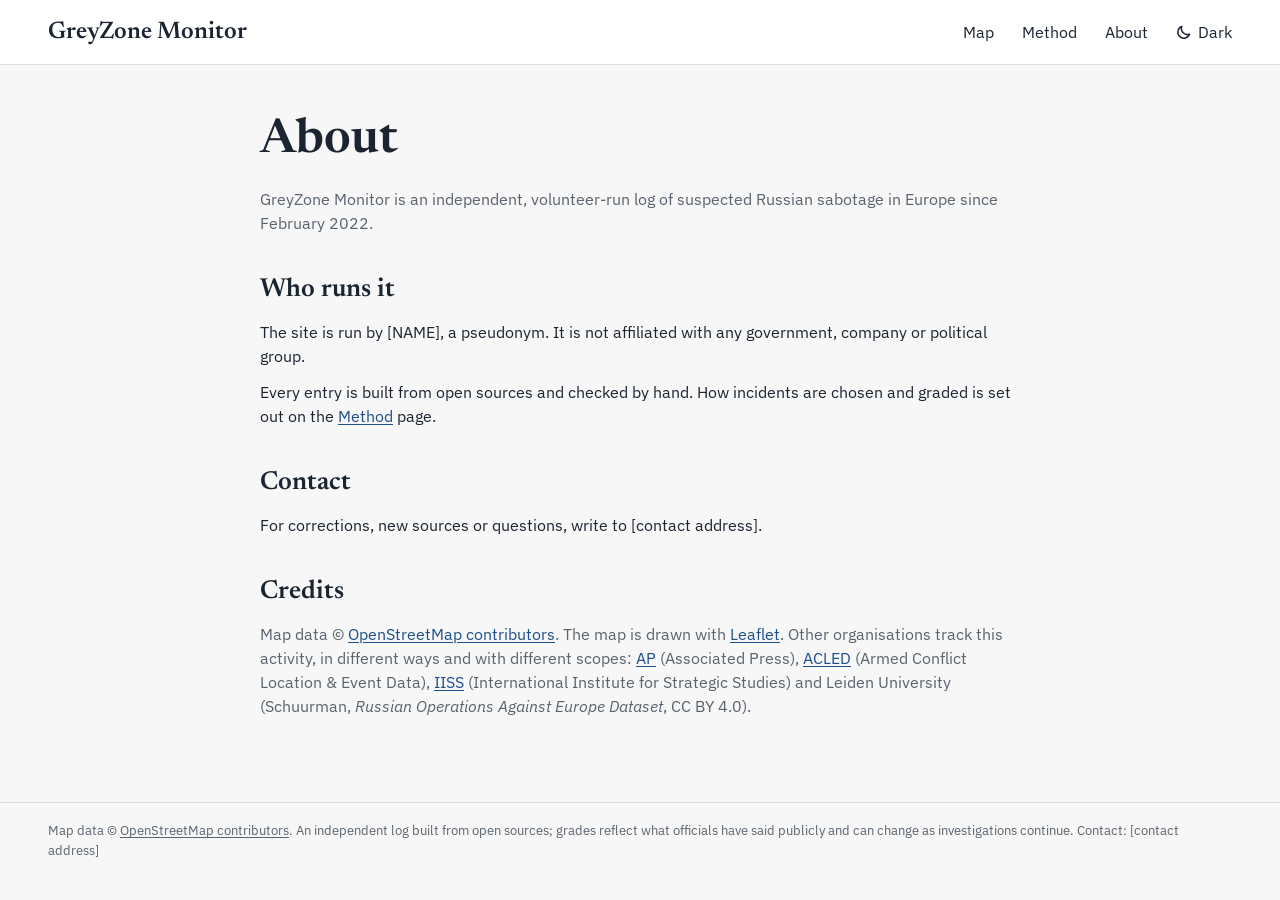
<file: about.html>
<!doctype html>
<html lang="en">
<head>
  <meta charset="utf-8">
  <meta name="viewport" content="width=device-width, initial-scale=1">
  <title>About · GreyZone Monitor</title>
  <meta name="description" content="GreyZone Monitor is an independent, volunteer-run log of suspected Russian sabotage in Europe.">
  <meta name="color-scheme" content="light dark">
  <script src="js/theme.js"></script>
  <link rel="preconnect" href="https://fonts.googleapis.com">
  <link rel="preconnect" href="https://fonts.gstatic.com" crossorigin>
  <link rel="stylesheet" href="https://fonts.googleapis.com/css2?family=IBM+Plex+Sans:wght@400;500;600&family=Newsreader:wght@500;600&display=swap">
  <link rel="stylesheet" href="css/style.css">
</head>
<body>
  <a class="skip-link" href="#main">Skip to content</a>

  <header class="site-header">
    <div class="wrap header-inner">
      <a class="wordmark" href="./">GreyZone Monitor</a>
      <button class="menu-button" type="button" aria-expanded="false" aria-controls="site-nav" aria-label="Menu"><svg viewBox="0 0 20 20" aria-hidden="true" focusable="false"><path d="M3 5.5h14M3 10h14M3 14.5h14" stroke="currentColor" stroke-width="1.8" stroke-linecap="round"/></svg></button>
      <nav id="site-nav" class="site-nav" aria-label="Main">
        <a href="./">Map</a>
        <a href="method.html">Method</a>
        <a href="about.html" aria-current="page">About</a>
      </nav>
      <button class="theme-toggle" type="button">Theme</button>
    </div>
  </header>

  <main id="main" class="wrap page">
    <article class="prose">
      <h1>About</h1>
      <p class="lede">GreyZone Monitor is an independent, volunteer-run log of suspected Russian sabotage in Europe since February 2022.</p>

      <h2>Who runs it</h2>
      <p>The site is run by [NAME], a pseudonym. It is not affiliated with any government, company or political group.</p>
      <p>Every entry is built from open sources and checked by hand. How incidents are chosen and graded is set out on the <a href="method.html">Method</a> page.</p>

      <h2>Contact</h2>
      <p>For corrections, new sources or questions, write to [contact address].</p>

      <h2>Credits</h2>
      <p class="muted">Map data © <a href="https://www.openstreetmap.org/copyright">OpenStreetMap contributors</a>. The map is drawn with <a href="https://leafletjs.com">Leaflet</a>. Other organisations track this activity, in different ways and with different scopes: <a href="https://apnews.com">AP</a> (Associated Press), <a href="https://acleddata.com">ACLED</a> (Armed Conflict Location &amp; Event Data), <a href="https://www.iiss.org">IISS</a> (International Institute for Strategic Studies) and Leiden University (Schuurman, <cite>Russian Operations Against Europe Dataset</cite>, CC BY 4.0).</p>
    </article>
  </main>

  <footer class="site-footer">
    <p class="wrap footer-inner">Map data © <a href="https://www.openstreetmap.org/copyright">OpenStreetMap contributors</a>. An independent log built from open sources; grades reflect what officials have said publicly and can change as investigations continue. Contact: [contact address]</p>
  </footer>

  <script src="js/menu.js"></script>
</body>
</html>
</file>
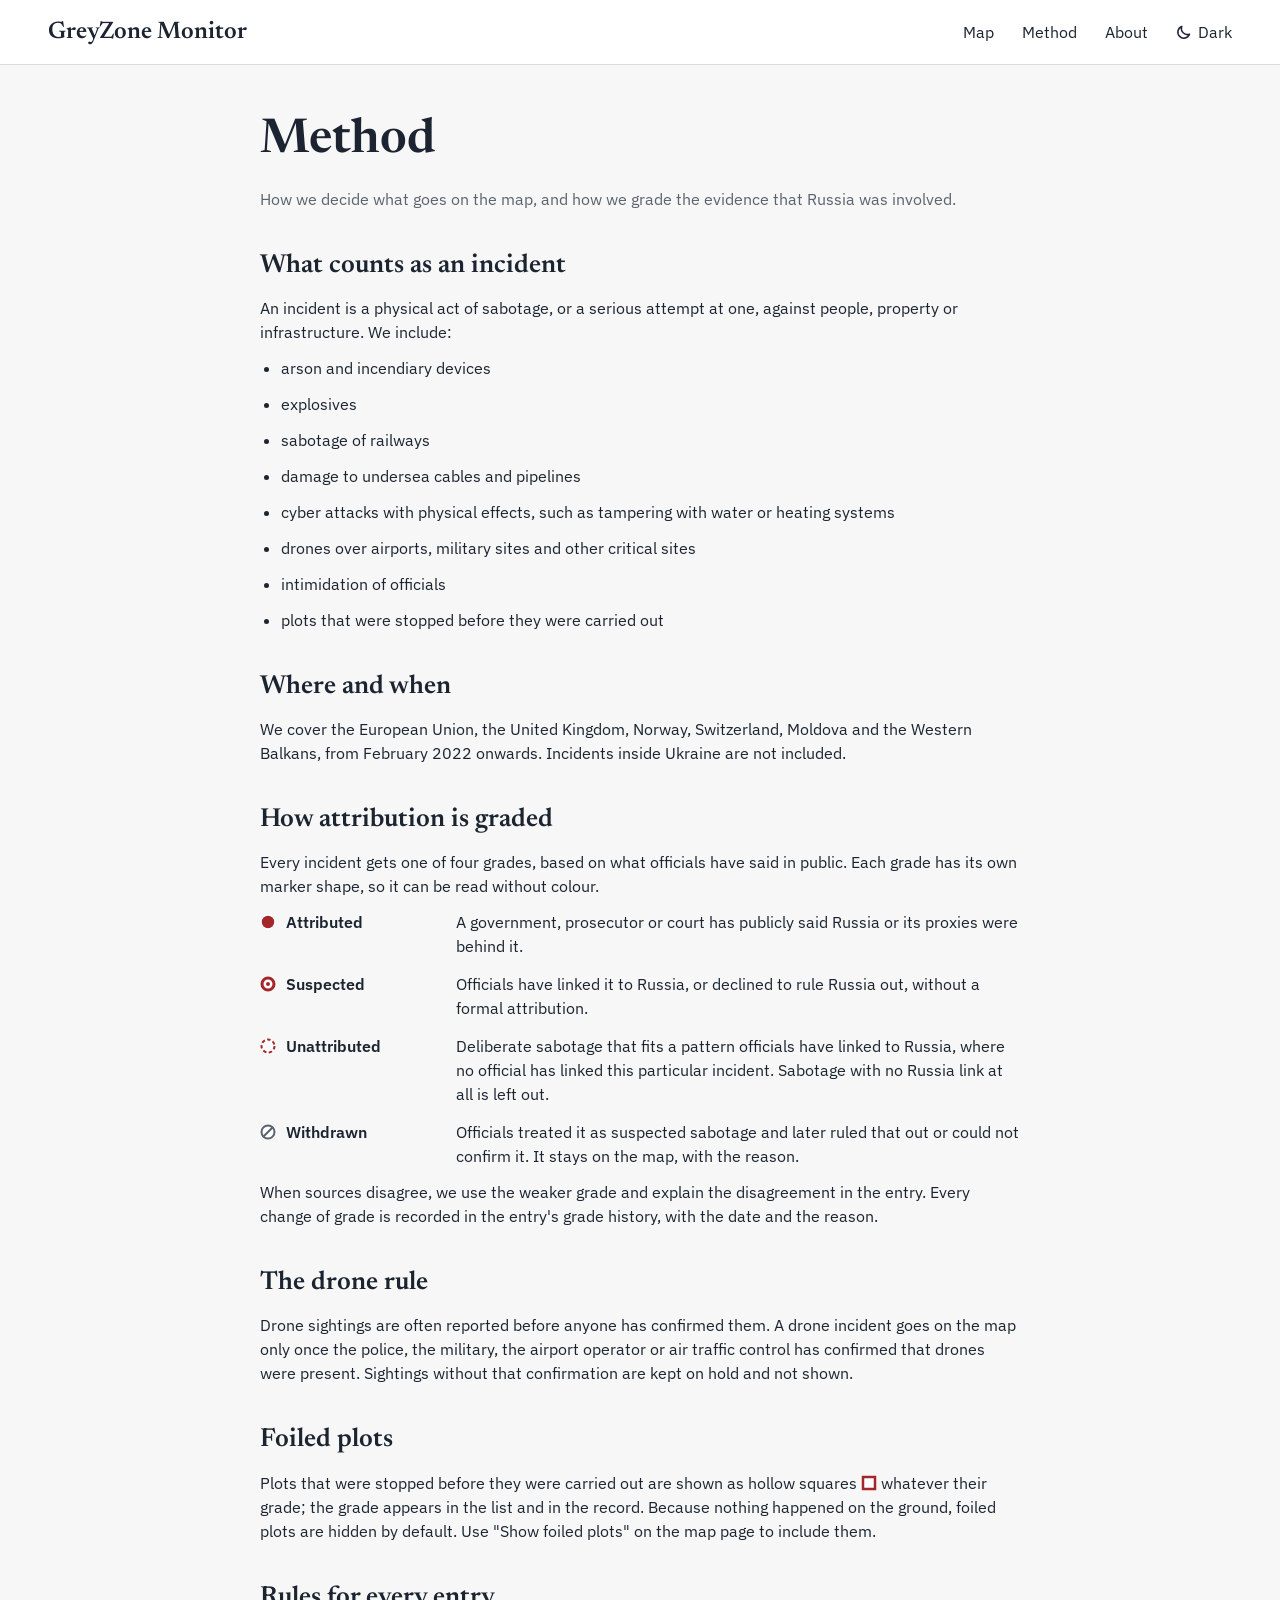
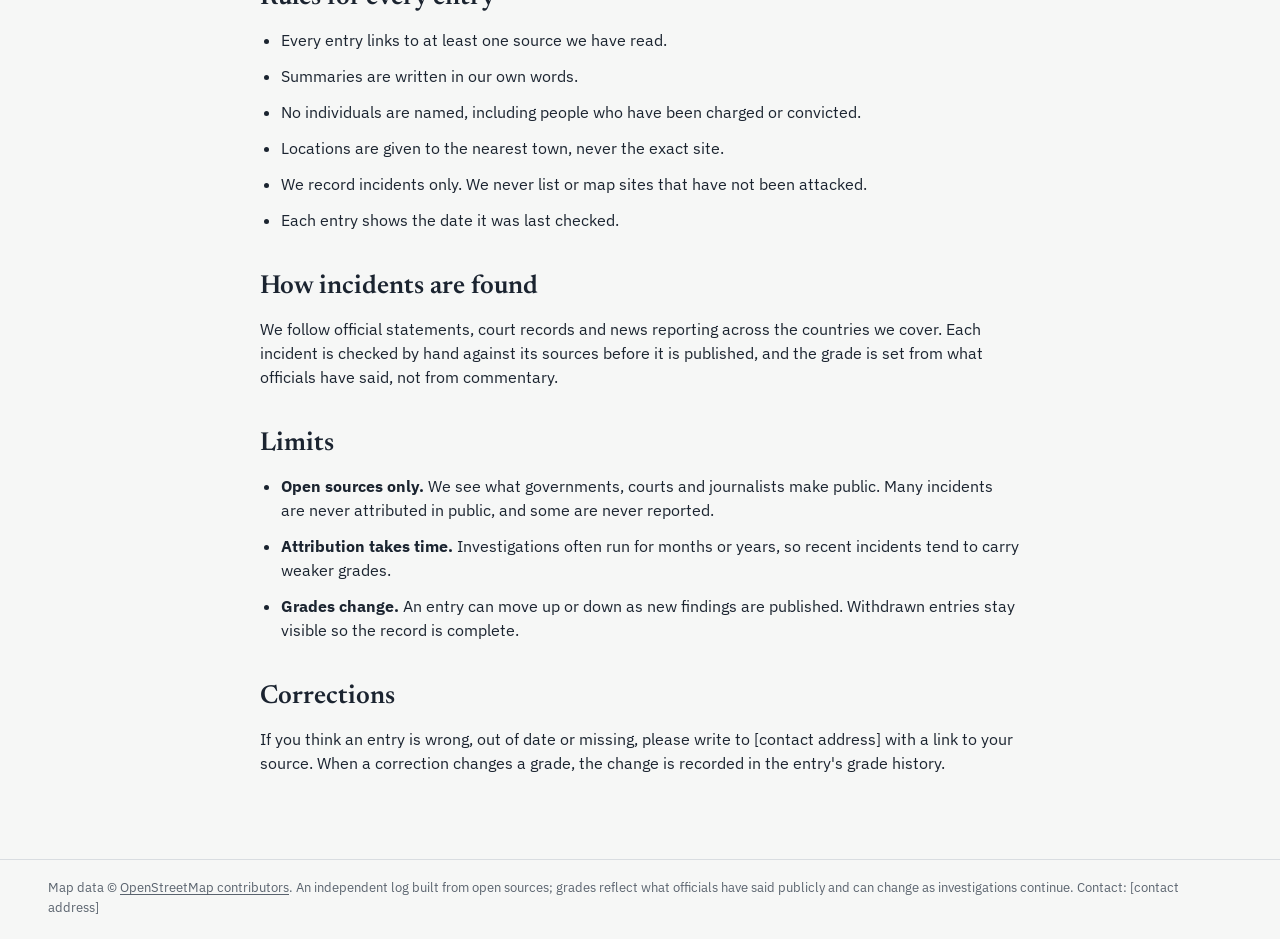
<file: method.html>
<!doctype html>
<html lang="en">
<head>
  <meta charset="utf-8">
  <meta name="viewport" content="width=device-width, initial-scale=1">
  <title>Method · GreyZone Monitor</title>
  <meta name="description" content="How GreyZone Monitor decides what counts as an incident and how it grades the evidence of Russian involvement.">
  <meta name="color-scheme" content="light dark">
  <script src="js/theme.js"></script>
  <link rel="preconnect" href="https://fonts.googleapis.com">
  <link rel="preconnect" href="https://fonts.gstatic.com" crossorigin>
  <link rel="stylesheet" href="https://fonts.googleapis.com/css2?family=IBM+Plex+Sans:wght@400;500;600&family=Newsreader:wght@500;600&display=swap">
  <link rel="stylesheet" href="css/style.css">
</head>
<body>
  <a class="skip-link" href="#main">Skip to content</a>

  <header class="site-header">
    <div class="wrap header-inner">
      <a class="wordmark" href="./">GreyZone Monitor</a>
      <button class="menu-button" type="button" aria-expanded="false" aria-controls="site-nav" aria-label="Menu"><svg viewBox="0 0 20 20" aria-hidden="true" focusable="false"><path d="M3 5.5h14M3 10h14M3 14.5h14" stroke="currentColor" stroke-width="1.8" stroke-linecap="round"/></svg></button>
      <nav id="site-nav" class="site-nav" aria-label="Main">
        <a href="./">Map</a>
        <a href="method.html" aria-current="page">Method</a>
        <a href="about.html">About</a>
      </nav>
      <button class="theme-toggle" type="button">Theme</button>
    </div>
  </header>

  <main id="main" class="wrap page">
    <article class="prose">
      <h1>Method</h1>
      <p class="lede">How we decide what goes on the map, and how we grade the evidence that Russia was involved.</p>

      <h2 id="what-counts">What counts as an incident</h2>
      <p>An incident is a physical act of sabotage, or a serious attempt at one, against people, property or infrastructure. We include:</p>
      <ul>
        <li>arson and incendiary devices</li>
        <li>explosives</li>
        <li>sabotage of railways</li>
        <li>damage to undersea cables and pipelines</li>
        <li>cyber attacks with physical effects, such as tampering with water or heating systems</li>
        <li>drones over airports, military sites and other critical sites</li>
        <li>intimidation of officials</li>
        <li>plots that were stopped before they were carried out</li>
      </ul>

      <h2 id="where-when">Where and when</h2>
      <p>We cover the European Union, the United Kingdom, Norway, Switzerland, Moldova and the Western Balkans, from February 2022 onwards. Incidents inside Ukraine are not included.</p>

      <h2 id="grading">How attribution is graded</h2>
      <p>Every incident gets one of four grades, based on what officials have said in public. Each grade has its own marker shape, so it can be read without colour.</p>
      <dl class="grade-list">
        <div>
          <dt><span class="marker-icon"><svg viewBox="0 0 16 16" aria-hidden="true" focusable="false"><circle class="mk-fill" cx="8" cy="8" r="7"/></svg></span>Attributed</dt>
          <dd>A government, prosecutor or court has publicly said Russia or its proxies were behind it.</dd>
        </div>
        <div>
          <dt><span class="marker-icon"><svg viewBox="0 0 16 16" aria-hidden="true" focusable="false"><circle class="mk-ring" cx="8" cy="8" r="6" stroke-width="3"/><circle class="mk-dot" cx="8" cy="8" r="2"/></svg></span>Suspected</dt>
          <dd>Officials have linked it to Russia, or declined to rule Russia out, without a formal attribution.</dd>
        </div>
        <div>
          <dt><span class="marker-icon"><svg viewBox="0 0 16 16" aria-hidden="true" focusable="false"><circle class="mk-ring" cx="8" cy="8" r="6.5" stroke-width="2" stroke-dasharray="3.4 2.4"/></svg></span>Unattributed</dt>
          <dd>Deliberate sabotage that fits a pattern officials have linked to Russia, where no official has linked this particular incident. Sabotage with no Russia link at all is left out.</dd>
        </div>
        <div>
          <dt><span class="marker-icon"><svg viewBox="0 0 16 16" aria-hidden="true" focusable="false"><circle class="mk-withdrawn" cx="8" cy="8" r="6.5"/><line class="mk-slash" x1="3.5" y1="12.5" x2="12.5" y2="3.5"/></svg></span>Withdrawn</dt>
          <dd>Officials treated it as suspected sabotage and later ruled that out or could not confirm it. It stays on the map, with the reason.</dd>
        </div>
      </dl>
      <p>When sources disagree, we use the weaker grade and explain the disagreement in the entry. Every change of grade is recorded in the entry's grade history, with the date and the reason.</p>

      <h2 id="drones">The drone rule</h2>
      <p>Drone sightings are often reported before anyone has confirmed them. A drone incident goes on the map only once the police, the military, the airport operator or air traffic control has confirmed that drones were present. Sightings without that confirmation are kept on hold and not shown.</p>

      <h2 id="foiled">Foiled plots</h2>
      <p>Plots that were stopped before they were carried out are shown as hollow squares <span class="marker-icon inline-marker"><svg viewBox="0 0 16 16" aria-hidden="true" focusable="false"><rect class="mk-ring" x="2" y="2" width="12" height="12" stroke-width="2.5"/></svg></span> whatever their grade; the grade appears in the list and in the record. Because nothing happened on the ground, foiled plots are hidden by default. Use "Show foiled plots" on the map page to include them.</p>

      <h2 id="rules">Rules for every entry</h2>
      <ul>
        <li>Every entry links to at least one source we have read.</li>
        <li>Summaries are written in our own words.</li>
        <li>No individuals are named, including people who have been charged or convicted.</li>
        <li>Locations are given to the nearest town, never the exact site.</li>
        <li>We record incidents only. We never list or map sites that have not been attacked.</li>
        <li>Each entry shows the date it was last checked.</li>
      </ul>

      <h2 id="finding">How incidents are found</h2>
      <p>We follow official statements, court records and news reporting across the countries we cover. Each incident is checked by hand against its sources before it is published, and the grade is set from what officials have said, not from commentary.</p>

      <h2 id="limits">Limits</h2>
      <ul>
        <li><strong>Open sources only.</strong> We see what governments, courts and journalists make public. Many incidents are never attributed in public, and some are never reported.</li>
        <li><strong>Attribution takes time.</strong> Investigations often run for months or years, so recent incidents tend to carry weaker grades.</li>
        <li><strong>Grades change.</strong> An entry can move up or down as new findings are published. Withdrawn entries stay visible so the record is complete.</li>
      </ul>

      <h2 id="corrections">Corrections</h2>
      <p>If you think an entry is wrong, out of date or missing, please write to [contact address] with a link to your source. When a correction changes a grade, the change is recorded in the entry's grade history.</p>
    </article>
  </main>

  <footer class="site-footer">
    <p class="wrap footer-inner">Map data © <a href="https://www.openstreetmap.org/copyright">OpenStreetMap contributors</a>. An independent log built from open sources; grades reflect what officials have said publicly and can change as investigations continue. Contact: [contact address]</p>
  </footer>

  <script src="js/menu.js"></script>
</body>
</html>
</file>
<file: css/style.css>
/* GreyZone Monitor, Direction 1 "Research report".
   Colour tokens come from BUILD_BRIEF.md; component styling follows the
   design canvas (GreyZone_Monitor_layouts.pdf). */

:root {
  --page: #F6F7F6;
  --surface: #FFFFFF;
  --ink: #1B2430;
  --muted: #5A636E;
  --line: #D9DDE1;
  --sea: #EDF0F2;
  --land: #DCE1E4;
  --signal: #A3262A;
  --signal-soft: #F7E9E9;
  --link: #1F4E8C;
  --tint: color-mix(in srgb, var(--ink) 5%, var(--surface));

  --font-display: "Newsreader", Georgia, serif;
  --font-body: "IBM Plex Sans", system-ui, sans-serif;

  --gutter: 48px;
  --radius: 10px;
  --rail-width: 380px;
  --explorer-height: 780px;
  --header-height: 64px;

  color-scheme: light;
}

/* Dark theme: follows the device setting unless the visitor has chosen
   one with the header button (data-theme on <html>). */
@media (prefers-color-scheme: dark) {
  :root:not([data-theme="light"]) {
    --page: #14191F;
    --surface: #1B222A;
    --ink: #E6EAEE;
    --muted: #A3ADB8;
    --line: #313B46;
    --sea: #1A2129;
    --land: #2A333D;
    --signal: #E8736C;
    --signal-soft: #3A2527;
    --link: #8DB6F0;
    color-scheme: dark;
  }
}
:root[data-theme="dark"] {
  --page: #14191F;
  --surface: #1B222A;
  --ink: #E6EAEE;
  --muted: #A3ADB8;
  --line: #313B46;
  --sea: #1A2129;
  --land: #2A333D;
  --signal: #E8736C;
  --signal-soft: #3A2527;
  --link: #8DB6F0;
  color-scheme: dark;
}

*, *::before, *::after { box-sizing: border-box; }

html { -webkit-text-size-adjust: 100%; }

body {
  margin: 0;
  background: var(--page);
  color: var(--ink);
  font-family: var(--font-body);
  font-size: 16px;
  line-height: 1.5;
}

h1, h2, h3 {
  font-family: var(--font-display);
  font-weight: 600;
  line-height: 1.2;
  margin: 0 0 0.5em;
  text-wrap: balance;
}

a { color: var(--link); text-underline-offset: 2px; }

:focus-visible {
  outline: 2px solid var(--link);
  outline-offset: 2px;
}

svg { flex: none; }

.wrap {
  max-width: 1440px;
  margin: 0 auto;
  padding: 0 var(--gutter);
}

.visually-hidden {
  position: absolute;
  width: 1px;
  height: 1px;
  overflow: hidden;
  clip: rect(0 0 0 0);
  white-space: nowrap;
}

.skip-link {
  position: absolute;
  left: 16px;
  top: -100px;
  padding: 10px 14px;
  background: var(--surface);
  color: var(--link);
  border: 1px solid var(--line);
  border-radius: 6px;
  z-index: 10;
}
.skip-link:focus { top: 8px; }

/* Shared button look: white, thin border, ink text. */
.button,
.more-filters-button,
.clear-filters,
.back-button,
.copy-link,
.map-button,
.sheet-close,
.skip-list {
  display: inline-flex;
  align-items: center;
  justify-content: center;
  gap: 6px;
  min-height: 44px;
  padding: 0 14px;
  font: inherit;
  font-size: 15px;
  color: var(--ink);
  background: var(--surface);
  border: 1px solid var(--line);
  border-radius: 6px;
  cursor: pointer;
}
.back-button svg, .map-button svg, .sheet-close svg { width: 16px; height: 16px; }

.field-label {
  display: block;
  margin: 0 0 6px;
  font-size: 13px;
  font-weight: 600;
  color: var(--muted);
}

/* Header */

.site-header {
  background: var(--surface);
  border-bottom: 1px solid var(--line);
}

.header-inner {
  display: flex;
  align-items: center;
  gap: 4px;
  min-height: var(--header-height);
}

.wordmark {
  display: inline-flex;
  align-items: center;
  min-height: 44px;
  margin-right: auto;
  font-family: var(--font-display);
  font-weight: 600;
  font-size: 24px;
  color: var(--ink);
  text-decoration: none;
}

.site-nav { display: flex; gap: 4px; }

.site-nav a,
.theme-toggle {
  display: inline-flex;
  align-items: center;
  gap: 6px;
  min-height: 44px;
  padding: 0 12px;
  font: inherit;
  font-size: 16px;
  color: var(--ink);
  text-decoration: none;
  background: none;
  border: 0;
  border-radius: 6px;
  cursor: pointer;
}
.site-nav a:hover { text-decoration: underline; text-underline-offset: 4px; }
.theme-toggle { margin-right: -12px; }
.theme-toggle svg { width: 16px; height: 16px; }

.menu-button {
  display: none;
  align-items: center;
  justify-content: center;
  width: 44px;
  height: 44px;
  margin-right: -10px;
  padding: 0;
  color: var(--ink);
  background: none;
  border: 0;
  border-radius: 6px;
  cursor: pointer;
}
.menu-button svg { width: 22px; height: 22px; }

/* Intro */

.intro {
  display: flex;
  justify-content: space-between;
  align-items: flex-end;
  gap: 32px;
  padding-top: 36px;
  padding-bottom: 24px;
}

.intro h1 { font-size: 40px; margin-bottom: 10px; }

.intro-desc {
  margin: 0;
  max-width: 760px;
  font-size: 17px;
  color: var(--muted);
}

.intro-summary { display: none; margin: 0; color: var(--muted); }

.totals {
  display: flex;
  gap: 32px;
  margin: 0;
}
.totals div { display: flex; flex-direction: column; align-items: flex-start; }
.totals dd {
  order: -1;
  margin: 0;
  font-family: var(--font-display);
  font-weight: 600;
  font-size: 36px;
  line-height: 1.1;
  font-variant-numeric: tabular-nums;
}
.totals dt { color: var(--muted); font-size: 14px; }

/* Rail and map box */

.explorer {
  display: grid;
  grid-template-columns: var(--rail-width) 1fr;
  height: var(--explorer-height);
  background: var(--surface);
  border: 1px solid var(--line);
  border-radius: var(--radius);
  overflow: hidden;
}

.rail {
  display: flex;
  flex-direction: column;
  min-height: 0;
  border-right: 1px solid var(--line);
}

/* The controls stay put; only the list scrolls. */
.list-view {
  display: flex;
  flex-direction: column;
  min-height: 0;
  flex: 1;
}

.rail-controls {
  padding: 20px 20px 16px;
  border-bottom: 1px solid var(--line);
}

.grade-toggles {
  display: flex;
  flex-wrap: wrap;
  gap: 8px;
  margin-bottom: 18px;
}

/* Pills sized to their text. On: solid border. Off: dashed, muted, faded marker. */
.grade-toggle {
  display: inline-flex;
  align-items: center;
  gap: 8px;
  min-height: 44px;
  padding: 0 14px 0 12px;
  font: inherit;
  font-size: 15px;
  color: var(--ink);
  background: var(--surface);
  border: 1px solid var(--line);
  border-radius: 999px;
  cursor: pointer;
}
.grade-toggle[aria-pressed="false"] {
  color: var(--muted);
  border-style: dashed;
}
.grade-toggle[aria-pressed="false"] .marker-icon { opacity: 0.4; }
.foiled-toggle[aria-pressed="true"] { border-color: var(--ink); }
.grade-toggle-count { color: var(--muted); font-variant-numeric: tabular-nums; }

.search {
  display: block;
  width: 100%;
  min-height: 44px;
  padding: 0 14px;
  font: inherit;
  color: var(--ink);
  background: var(--surface);
  border: 1px solid var(--line);
  border-radius: 6px;
}
.search::placeholder { color: var(--muted); }

.more-filters-button { padding: 0 12px; font-size: 14px; white-space: nowrap; }

.filter-row {
  display: flex;
  align-items: center;
  justify-content: space-between;
  gap: 12px;
  margin-top: 12px;
}
.result-count {
  margin: 0;
  font-size: 14px;
  color: var(--muted);
  white-space: nowrap;
}

.more-filters {
  display: grid;
  grid-template-columns: 1fr 1fr;
  gap: 12px 8px;
  margin-top: 16px;
}
.more-filters[hidden] { display: none; }
.field { display: flex; flex-direction: column; min-width: 0; }
.field-wide { grid-column: 1 / -1; }
.more-filters select {
  width: 100%;
  min-height: 44px;
  padding: 0 10px;
  font: inherit;
  font-size: 15px;
  color: var(--ink);
  background: var(--surface);
  border: 1px solid var(--line);
  border-radius: 6px;
}

.clear-link {
  justify-self: start;
  grid-column: 1 / -1;
  min-height: 32px;
  padding: 0;
  font: inherit;
  font-size: 15px;
  color: var(--link);
  text-decoration: underline;
  text-underline-offset: 2px;
  background: none;
  border: 0;
  cursor: pointer;
}

/* Shown only when focused, so keyboard users can jump past a long list. */
.skip-list {
  position: absolute;
  left: -9999px;
  color: var(--link);
}
.skip-list:focus { position: static; margin: 8px 20px; }

.incident-list {
  list-style: none;
  margin: 0;
  padding: 0;
  flex: 1;
  min-height: 0;
  overflow-y: auto;
}

.incident-item {
  display: grid;
  grid-template-columns: 16px 1fr;
  gap: 2px 14px;
  width: 100%;
  padding: 14px 20px 14px 22px;
  font: inherit;
  color: var(--ink);
  text-align: left;
  background: none;
  border: 0;
  border-bottom: 1px solid var(--line);
  cursor: pointer;
}
.incident-item .marker-icon { grid-row: span 3; margin-top: 4px; }
.incident-item:hover { background: var(--tint); }
.incident-item[aria-current="true"] { background: var(--tint); }
.incident-item:focus-visible { outline-offset: -2px; }

.incident-where { display: flex; justify-content: space-between; align-items: baseline; gap: 12px; }
.incident-where span:first-child { font-weight: 600; }
.incident-date { color: var(--muted); font-size: 14px; white-space: nowrap; }
.incident-title { font-size: 15px; }
.incident-type { font-size: 14px; color: var(--muted); }

/* Loading placeholders, replaced once the data arrives. */
.skeleton {
  display: grid;
  gap: 8px;
  padding: 18px 20px;
  border-bottom: 1px solid var(--line);
}
.skeleton span {
  display: block;
  height: 12px;
  width: 70%;
  background: color-mix(in srgb, var(--ink) 9%, var(--surface));
  border-radius: 6px;
}
.skeleton span + span { width: 45%; }

.no-results { padding: 28px 20px; }
.no-results[hidden] { display: none; }
.no-results .no-results-title { font-size: 22px; margin: 0 0 8px; }
.no-results p { margin: 0 0 14px; color: var(--muted); }
.clear-filters { border-color: var(--ink); }

.map-area {
  position: relative;
  background: var(--sea);
  min-height: 0;
}

/* Incident record (replaces the list when an incident is selected) */

.record { overflow-y: auto; min-height: 0; flex: 1; }
.record[hidden] { display: none; }
.rail.is-record-open .list-view { display: none; }

/* Phone only: Map and List tabs, and the record's bottom-sheet header. */
.view-tabs,
.sheet-header { display: none; }

.back-button { align-self: flex-start; margin: 20px 20px 0; padding-left: 10px; }
.copy-link { flex: none; white-space: nowrap; }

.record-body { padding: 20px 20px 24px; }
.record-body h3 {
  margin: 18px 0 4px;
  font-family: var(--font-body);
  font-size: 13px;
  font-weight: 600;
  color: var(--muted);
}
.record-body p { margin: 0; }

.withdrawn-banner {
  margin-bottom: 16px;
  padding: 12px 16px;
  background: var(--tint);
  border: 1px solid var(--line);
  border-radius: 8px;
}
.withdrawn-banner[hidden] { display: none; }
.withdrawn-title { font-weight: 600; }

.grade-pill {
  display: inline-flex;
  align-items: center;
  gap: 8px;
  padding: 3px 12px 3px 8px;
  font-size: 14px;
  font-weight: 600;
  background: var(--signal-soft);
  border-radius: 999px;
}

.record-title {
  margin: 12px 0 8px;
  font-size: 28px;
}
/* The headline takes focus only so screen readers start there; it is not a control. */
.record-title:focus,
.record-title:focus-visible { outline: none; }

.record-where { color: var(--muted); font-size: 15px; }

.fact-box {
  display: grid;
  gap: 10px;
  margin: 18px 0 4px;
  padding: 14px;
  background: var(--tint);
  border-radius: 8px;
}
.fact-box div {
  display: grid;
  grid-template-columns: 106px 1fr;
  gap: 12px;
}
.fact-box dt { color: var(--muted); font-size: 13px; font-weight: 600; padding-top: 2px; }
.fact-box dd { margin: 0; }

.grade-history { margin: 0; padding-left: 1.1em; }
.grade-history li { margin: 2px 0; }

.record-sources { list-style: none; margin: 0; padding: 0; }
.record-sources a { display: inline-block; padding: 3px 0; }

.record-footer {
  display: flex;
  align-items: center;
  justify-content: space-between;
  gap: 12px;
  margin-top: 20px;
  padding-top: 14px;
  border-top: 1px solid var(--line);
}
.last-checked { color: var(--muted); font-size: 14px; }
.copy-status { margin-top: 6px; font-size: 14px; color: var(--muted); }

/* Map */

.map {
  position: absolute;
  inset: 0;
  background: var(--sea);
  font-family: var(--font-body);
}

/* Greyscale tiles so the red markers are the loudest thing on screen. */
.map .leaflet-tile-pane { filter: grayscale(1) contrast(0.9) brightness(1.04); }
@media (prefers-color-scheme: dark) {
  :root:not([data-theme="light"]) .map .leaflet-tile-pane { filter: grayscale(1) invert(1) brightness(0.72) contrast(0.9); }
}
:root[data-theme="dark"] .map .leaflet-tile-pane { filter: grayscale(1) invert(1) brightness(0.72) contrast(0.9); }

.map .leaflet-control-attribution {
  background: color-mix(in srgb, var(--surface) 85%, transparent);
  color: var(--muted);
  font-size: 12px;
}
.map .leaflet-control-attribution a { color: var(--link); }

.map-hint,
.map-legend {
  position: absolute;
  z-index: 500;
  background: var(--surface);
  border: 1px solid var(--line);
  border-radius: 8px;
}

.map-hint {
  top: 16px;
  left: 16px;
  margin: 0;
  padding: 9px 14px;
  font-size: 15px;
}
.map-hint[hidden] { display: none; }

/* Three separate square buttons, stacked. */
.map-controls {
  position: absolute;
  z-index: 500;
  top: 16px;
  right: 16px;
  display: flex;
  flex-direction: column;
  gap: 8px;
}
.map-button { width: 44px; padding: 0; }

.map-legend {
  bottom: 16px;
  left: 16px;
  padding: 10px 14px;
  font-size: 14px;
}
.legend-list {
  list-style: none;
  margin: 0 0 4px;
  padding: 0;
  display: flex;
  flex-wrap: wrap;
  gap: 4px 16px;
}
.legend-list li { display: flex; align-items: center; gap: 6px; }
.legend-note { margin: 0; font-size: 13px; color: var(--muted); }

/* Markers: the shape carries the grade, so it reads without colour. */

.marker-icon { display: inline-flex; width: 16px; height: 16px; flex: none; }
.marker-icon svg,
.gz-marker svg { width: 16px; height: 16px; overflow: visible; }

.gz-marker {
  display: flex;
  align-items: center;
  justify-content: center;
  border-radius: 50%;
}
.gz-marker:focus-visible { outline: 2px solid var(--link); outline-offset: 0; }
.gz-marker.is-selected::before {
  content: "";
  position: absolute;
  width: 30px;
  height: 30px;
  border: 2px solid var(--ink);
  border-radius: 50%;
}

/* Groups of nearby dots: a small numbered signal circle. */
.gz-group {
  display: flex;
  align-items: center;
  justify-content: center;
  border-radius: 50%;
}
.gz-group:focus-visible { outline: 2px solid var(--link); outline-offset: 0; }
.gz-group-count {
  display: flex;
  align-items: center;
  justify-content: center;
  width: var(--size);
  height: var(--size);
  font-family: var(--font-body);
  font-size: 12px;
  font-weight: 600;
  line-height: 1;
  color: var(--surface);
  background: var(--signal);
  border: 1.5px solid var(--surface);
  border-radius: 50%;
}

.mk-fill { fill: var(--signal); stroke: var(--surface); stroke-width: 1.5; }
.mk-ring { fill: var(--surface); stroke: var(--signal); }
.mk-dot { fill: var(--signal); }
.mk-withdrawn { fill: var(--surface); stroke: var(--muted); stroke-width: 2; }
.mk-slash { stroke: var(--muted); stroke-width: 2; stroke-linecap: round; }

/* Below the map */

.below-map {
  display: grid;
  grid-template-columns: repeat(3, 1fr);
  gap: 48px;
  padding-top: 40px;
  padding-bottom: 48px;
}

.below-map h2 { font-size: 22px; margin-bottom: 10px; }
.below-map p { margin: 0 0 12px; color: var(--muted); }

.changes { list-style: none; margin: 0; padding: 0; color: var(--muted); }
.changes li { margin-bottom: 8px; }
.changes time { display: block; font-size: 14px; }

/* Method and About pages: a centred reading column. */

.page { padding-top: 48px; padding-bottom: 72px; }

.prose { max-width: 760px; margin: 0 auto; }
.prose h1 { font-size: 48px; margin-bottom: 16px; }
.prose h2 { font-size: 26px; margin: 40px 0 14px; scroll-margin-top: 16px; }
.prose p, .prose li { margin: 0 0 12px; }
.prose ul { padding-left: 1.3em; margin: 0 0 12px; }
.lede { color: var(--muted); }
.muted { color: var(--muted); }

.grade-list { margin: 0 0 12px; display: grid; gap: 14px; }
.grade-list div {
  display: grid;
  grid-template-columns: 26px 170px 1fr;
  align-items: start;
}
.grade-list dt { display: contents; font-weight: 600; }
.grade-list dt .marker-icon { margin-top: 4px; }
.grade-list dd { margin: 0; }

.inline-marker { vertical-align: -2px; }

/* Footer */

.site-footer {
  border-top: 1px solid var(--line);
  color: var(--muted);
  font-size: 13px;
}
.footer-inner { margin: 0 auto; padding-top: 18px; padding-bottom: 22px; }
.site-footer a { color: inherit; }

/* Phone (390px reference) */

@media (max-width: 760px) {
  :root { --gutter: 16px; }

  .header-inner { flex-wrap: wrap; min-height: 58px; }
  .wordmark { font-size: 21px; }
  .menu-button { display: inline-flex; order: 2; }
  /* Icon only on phones, so the header stays on one line. */
  .theme-toggle { order: 1; width: 44px; margin-right: 0; padding: 0; justify-content: center; }
  .theme-toggle span { display: none; }

  .site-nav {
    display: none;
    order: 3;
    flex-basis: 100%;
    flex-direction: column;
    gap: 0;
    padding-bottom: 8px;
  }
  .site-nav.is-open { display: flex; }
  .site-nav a { padding: 0; border-top: 1px solid var(--line); border-radius: 0; }

  .intro { display: block; padding-top: 14px; padding-bottom: 12px; }
  /* Sized to fit the heading on one line at phone widths. */
  .intro h1 { font-size: clamp(18px, calc((100vw - 32px) / 17.8), 26px); margin-bottom: 4px; }
  .intro-desc, .totals { display: none; }
  .intro-summary { display: block; font-size: 15px; }

  .view-tabs {
    display: grid;
    grid-template-columns: 1fr 1fr;
    margin-bottom: 12px;
    padding: 4px;
    background: var(--surface);
    border: 1px solid var(--line);
    border-radius: 10px;
  }
  .view-tab {
    min-height: 44px;
    font: inherit;
    font-weight: 600;
    color: var(--ink);
    background: none;
    border: 0;
    border-radius: 7px;
    cursor: pointer;
  }
  .view-tab[aria-selected="true"] { color: var(--surface); background: var(--ink); }

  /* On phones the map is its own rounded box and the list runs full width. */
  .explorer {
    display: block;
    height: auto;
    background: none;
    border: 0;
    border-radius: 0;
    overflow: visible;
  }
  .rail { display: block; border-right: 0; }
  .explorer[data-tab="map"] .list-view,
  .explorer[data-tab="list"] .map-area { display: none; }
  .list-view { display: block; margin: 0 calc(-1 * var(--gutter)); }
  .rail-controls { padding: 16px var(--gutter); }
  .incident-list { overflow: visible; }
  .incident-item { padding-left: var(--gutter); padding-right: var(--gutter); }
  .no-results, .skeleton { padding-left: var(--gutter); padding-right: var(--gutter); }
  /* On phones the list stays behind the record, which opens as a sheet. */
  .rail.is-record-open .list-view { display: block; }
  .explorer[data-tab="map"] .rail.is-record-open .list-view { display: none; }

  .map-area { background: none; }
  .map {
    position: relative;
    height: 310px;
    border: 1px solid var(--line);
    border-radius: var(--radius);
    overflow: hidden;
  }
  .map-hint, .map-controls { display: none; }
  .map-legend {
    position: static;
    padding: 12px 0 0;
    background: none;
    border: 0;
    border-radius: 0;
    font-size: 15px;
  }
  .legend-note { margin-top: 4px; }

  .record {
    position: fixed;
    left: 0;
    right: 0;
    bottom: 0;
    z-index: 1100;
    max-height: 60vh;
    max-height: 60dvh;
    overflow-y: auto;
    overscroll-behavior: contain;
    background: var(--surface);
    border-top: 1px solid var(--line);
    border-radius: 16px 16px 0 0;
    box-shadow: 0 -8px 28px rgb(0 0 0 / 0.18);
  }
  .record.is-dragging { transition: none; }
  .record.is-settling { transition: transform 0.2s ease; }

  .sheet-header {
    display: flex;
    justify-content: center;
    position: sticky;
    top: 0;
    z-index: 1;
    min-height: 64px;
    padding: 0 16px;
    background: var(--surface);
    touch-action: none;
    cursor: grab;
  }
  .sheet-handle {
    width: 40px;
    height: 5px;
    margin-top: 8px;
    background: var(--line);
    border-radius: 3px;
  }
  .sheet-close {
    position: absolute;
    right: 16px;
    top: 16px;
    width: 44px;
    padding: 0;
  }
  .back-button { display: none; }
  .record-body { padding: 4px 16px 24px; }

  .below-map { grid-template-columns: 1fr; gap: 28px; padding-top: 28px; }

  .page { padding-top: 28px; }
  .prose h1 { font-size: 34px; }
  .grade-list div { grid-template-columns: 26px 1fr; }
  .grade-list dd { grid-column: 2; }
}

/* Respect the system "reduce motion" setting. */
@media (prefers-reduced-motion: reduce) {
  *, *::before, *::after {
    transition-duration: 0.01ms !important;
    animation-duration: 0.01ms !important;
    scroll-behavior: auto !important;
  }
}
</file>
